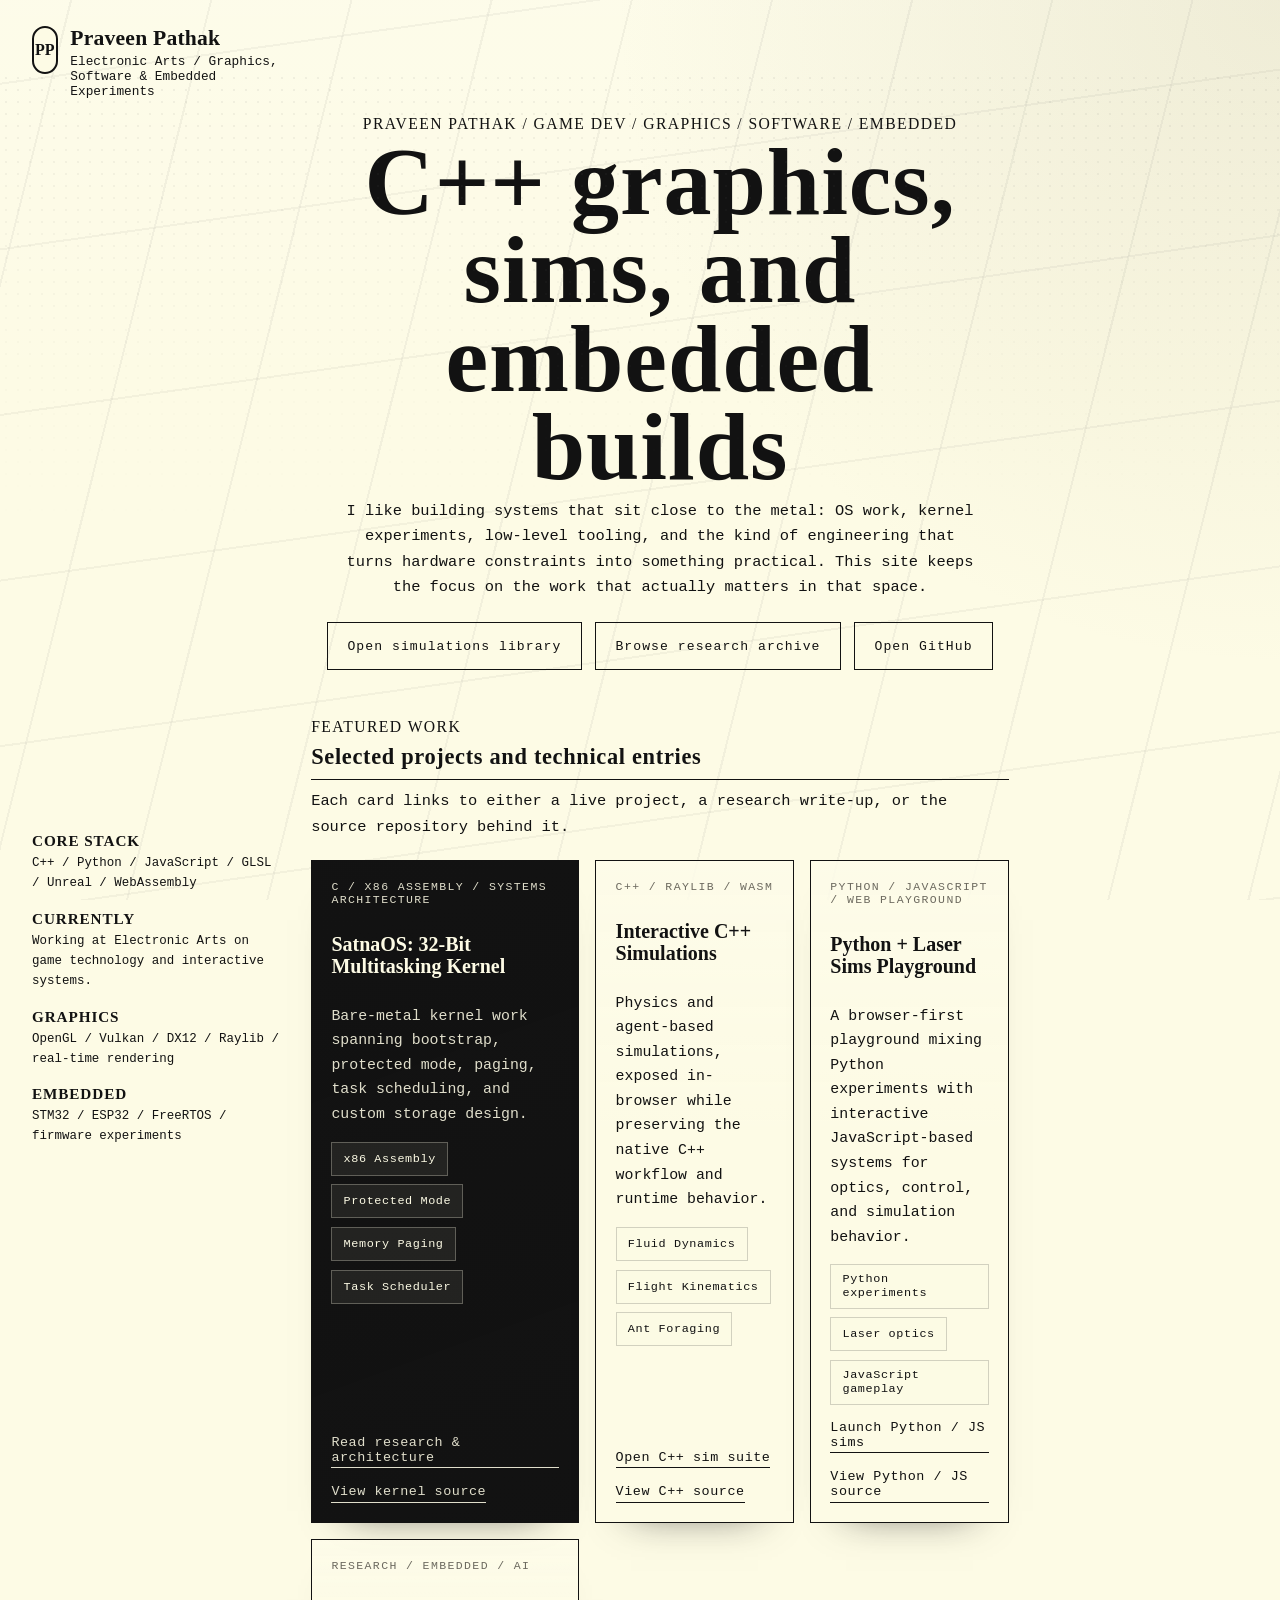
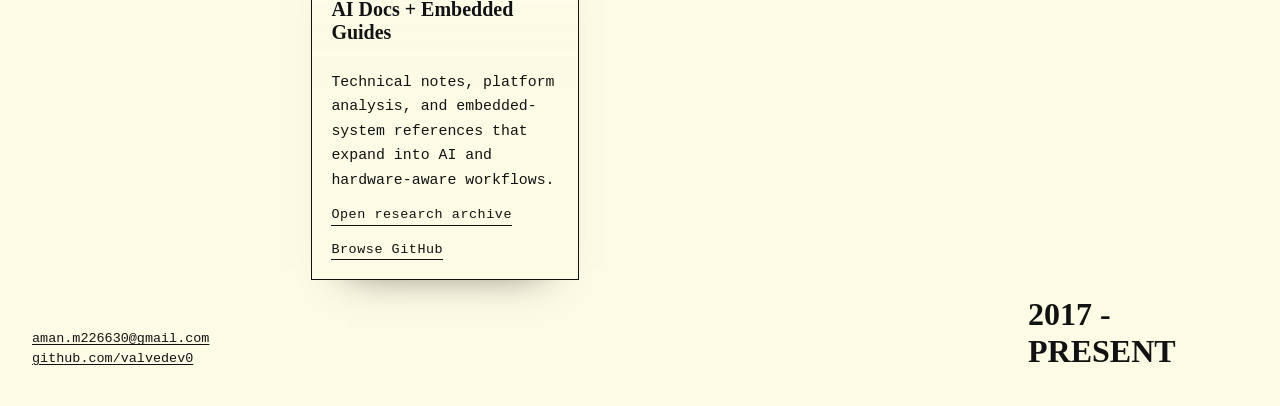
<file: index.html>
<!DOCTYPE html>
<html lang="en">
<head>
  <meta charset="UTF-8">
  <meta name="viewport" content="width=device-width, initial-scale=1.0">
  <title>Praveen Pathak</title>
  <link rel="stylesheet" href="style.css">
</head>
<body>
  <div class="page-frame">
    <header class="brand-block" id="home">
      <div class="avatar" aria-hidden="true">PP</div>
      <div>
        <h1 class="name">Praveen Pathak</h1>
        <p class="meta">Electronic Arts / Graphics, Software &amp; Embedded Experiments</p>
      </div>
    </header>

    <aside class="left-meta">
      <h2>CORE STACK</h2>
      <p>C++ / Python / JavaScript / GLSL / Unreal / WebAssembly</p>
      <h2>CURRENTLY</h2>
      <p>Working at Electronic Arts on game technology and interactive systems.</p>
      <h2>GRAPHICS</h2>
      <p>OpenGL / Vulkan / DX12 / Raylib / real-time rendering</p>
      <h2>EMBEDDED</h2>
      <p>STM32 / ESP32 / FreeRTOS / firmware experiments</p>
    </aside>

    <main class="central-block">
      <p class="section-kicker">PRAVEEN PATHAK / GAME DEV / GRAPHICS / SOFTWARE / EMBEDDED</p>
      <h2 class="massive-title">C++ graphics,<br>sims, and embedded builds</h2>
      <p class="hero-note">
        I like building systems that sit close to the metal: OS work, kernel experiments, low-level
        tooling, and the kind of engineering that turns hardware constraints into something practical.
        This site keeps the focus on the work that actually matters in that space.
      </p>

      <div class="hero-actions" aria-label="Primary portfolio actions">
        <a class="action-link" href="simulations/">Open simulations library</a>
        <a class="action-link" href="research/">Browse research archive</a>
        <a class="action-link action-link-secondary" href="https://github.com/valvedev0" target="_blank" rel="noreferrer">Open GitHub</a>
      </div>

      <section class="content-section" id="projects">
        <div class="section-heading">
          <p class="section-kicker">FEATURED WORK</p>
          <h3 class="section-title">Selected projects and technical entries</h3>
          <p class="supporting-copy">
            Each card links to either a live project, a research write-up, or the source repository behind it.
          </p>
        </div>

        <div class="project-grid">
          <article class="project-card project-card-featured">
            <p class="card-kicker">C / X86 ASSEMBLY / SYSTEMS ARCHITECTURE</p>
            <h4>SatnaOS: 32-Bit Multitasking Kernel</h4>
            <p class="project-summary">
              Bare-metal kernel work spanning bootstrap, protected mode, paging, task scheduling, and
              custom storage design.
            </p>
            <div class="card-tags" aria-label="Operating system technologies">
              <span>x86 Assembly</span>
              <span>Protected Mode</span>
              <span>Memory Paging</span>
              <span>Task Scheduler</span>
            </div>
            <div class="project-actions">
              <a class="arrow-link" href="research/satnaos-kernel/">Read research &amp; architecture</a>
              <a class="arrow-link" href="https://github.com/valvedev0/kernel" target="_blank" rel="noreferrer">View kernel source</a>
            </div>
          </article>

          <article class="project-card">
            <p class="card-kicker">C++ / RAYLIB / WASM</p>
            <h4>Interactive C++ Simulations</h4>
            <p class="project-summary">
              Physics and agent-based simulations, exposed in-browser while preserving the native C++
              workflow and runtime behavior.
            </p>
            <div class="card-tags" aria-label="C++ simulation categories">
              <span>Fluid Dynamics</span>
              <span>Flight Kinematics</span>
              <span>Ant Foraging</span>
            </div>
            <div class="project-actions">
              <a class="arrow-link" href="cpp_sims/simulations.html" target="_blank" rel="noreferrer">Open C++ sim suite</a>
              <a class="arrow-link" href="https://github.com/valvedev0/simulations/tree/feature/wasm-port/cpp" target="_blank" rel="noreferrer">View C++ source</a>
            </div>
          </article>

          <article class="project-card">
            <p class="card-kicker">PYTHON / JAVASCRIPT / WEB PLAYGROUND</p>
            <h4>Python + Laser Sims Playground</h4>
            <p class="project-summary">
              A browser-first playground mixing Python experiments with interactive JavaScript-based
              systems for optics, control, and simulation behavior.
            </p>
            <div class="card-tags" aria-label="Python simulation categories">
              <span>Python experiments</span>
              <span>Laser optics</span>
              <span>JavaScript gameplay</span>
            </div>
            <div class="project-actions">
              <a class="arrow-link" href="python_sims/index.html" target="_blank" rel="noreferrer">Launch Python / JS sims</a>
              <a class="arrow-link" href="https://github.com/valvedev0/simulations/tree/feature/wasm-port/python" target="_blank" rel="noreferrer">View Python / JS source</a>
            </div>
          </article>

          <article class="project-card">
            <p class="card-kicker">RESEARCH / EMBEDDED / AI</p>
            <h4>AI Docs + Embedded Guides</h4>
            <p class="project-summary">
              Technical notes, platform analysis, and embedded-system references that expand into AI and
              hardware-aware workflows.
            </p>
            <div class="project-actions">
              <a class="arrow-link" href="research/">Open research archive</a>
              <a class="arrow-link" href="https://github.com/valvedev0" target="_blank" rel="noreferrer">Browse GitHub</a>
            </div>
          </article>
        </div>
      </section>
    </main>

    <footer class="footer-left" id="contact">
      <p><a href="mailto:aman.m226630@gmail.com">aman.m226630@gmail.com</a></p>
      <p><a href="https://github.com/valvedev0" target="_blank" rel="noreferrer">github.com/valvedev0</a></p>
    </footer>

    <p class="timeline">2017 - PRESENT</p>
  </div>
  <script src="main.js"></script>
</body>
</html>
</file>
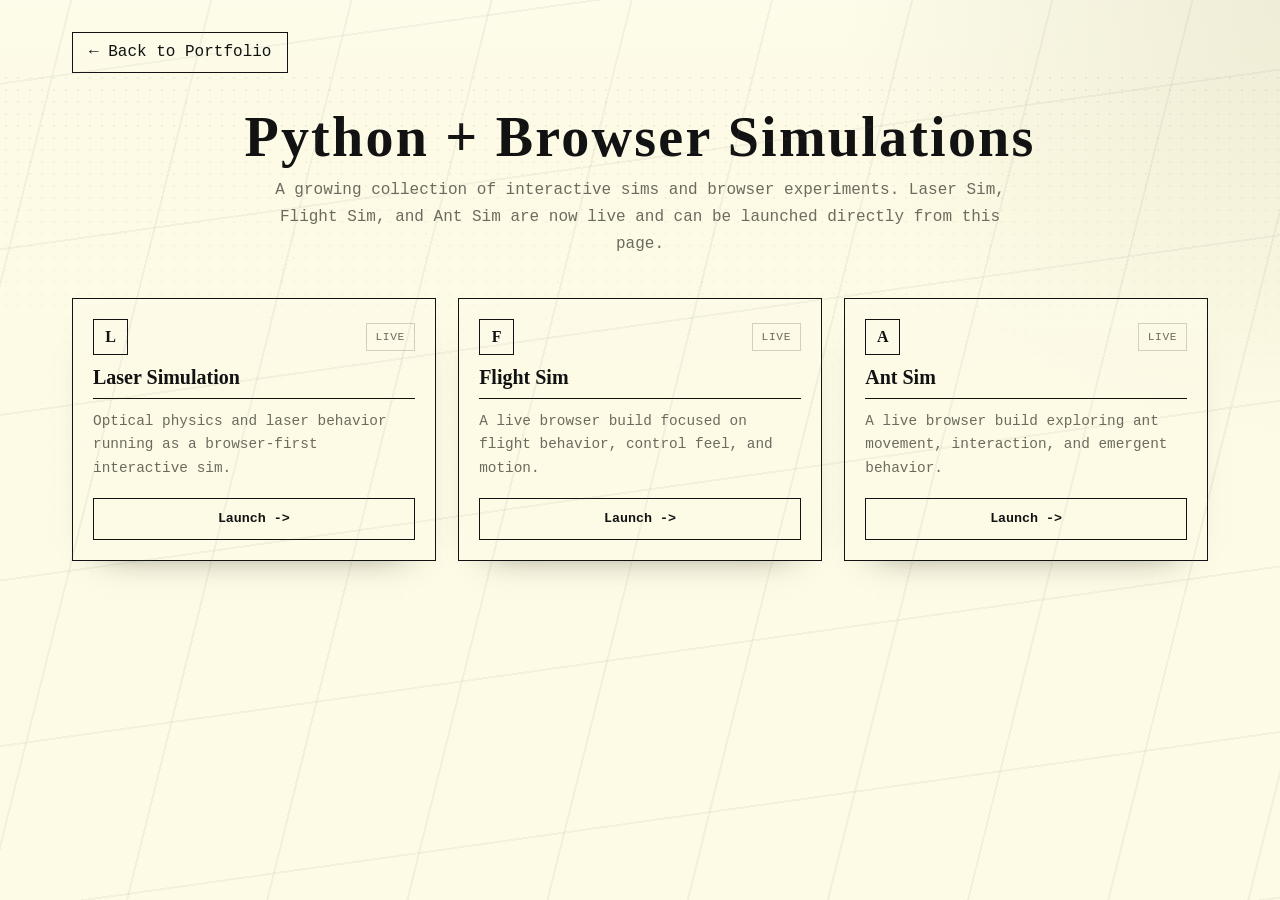
<file: python_sims/index.html>
<!DOCTYPE html>
<html lang="en">
<head>
  <meta charset="UTF-8">
  <meta name="viewport" content="width=device-width, initial-scale=1.0">
  <title>Python + Browser Simulations</title>
  <link rel="stylesheet" href="../style.css">
  <style>
    body {
      padding: 2rem;
      max-width: 1200px;
      margin: 0 auto;
    }

    .back-link {
      display: inline-flex;
      align-items: center;
      gap: 0.5rem;
      margin-bottom: 2rem;
      text-decoration: none;
      color: var(--ink);
      font-family: var(--mono);
      border: 1px solid var(--ink);
      padding: 0.65rem 1rem;
      transition: all 0.2s ease;
    }

    .back-link:hover,
    .back-link:focus-visible {
      background-color: var(--ink);
      color: var(--paper);
      text-decoration: none;
    }

    .header {
      margin-bottom: 2.5rem;
      text-align: center;
    }

    .header h1 {
      font-family: var(--serif);
      font-size: clamp(2.2rem, 5vw, 3.5rem);
      letter-spacing: 0.04em;
      margin: 0 0 0.5rem;
    }

    .header p {
      font-family: var(--mono);
      color: var(--muted);
      margin: 0 auto;
      max-width: 760px;
      line-height: 1.7;
    }

    .simulations-grid {
      display: grid;
      grid-template-columns: repeat(auto-fit, minmax(280px, 1fr));
      gap: 1.4rem;
      margin-top: 2rem;
    }

    .simulation-card {
      border: 1px solid var(--ink);
      padding: 1.25rem;
      text-decoration: none;
      color: inherit;
      transition: transform 0.2s ease, box-shadow 0.2s ease;
      display: flex;
      flex-direction: column;
      gap: 0.7rem;
      background:
        linear-gradient(180deg, rgba(255, 255, 255, 0.14), transparent 42%),
        rgba(253, 251, 229, 0.84);
      box-shadow: 0 18px 36px -32px rgba(18, 18, 18, 0.72);
    }

    .simulation-card:hover,
    .simulation-card:focus-visible {
      transform: translateY(-3px);
      box-shadow: 0 26px 44px -34px rgba(18, 18, 18, 0.74);
      text-decoration: none;
    }

    .simulation-meta {
      display: flex;
      align-items: center;
      justify-content: space-between;
      gap: 0.75rem;
    }

    .simulation-icon {
      width: 2.2rem;
      height: 2.2rem;
      display: inline-flex;
      align-items: center;
      justify-content: center;
      border: 1px solid var(--ink);
      font-family: var(--serif);
      font-size: 1rem;
      font-weight: 700;
    }

    .simulation-status {
      display: inline-flex;
      align-items: center;
      min-height: 28px;
      padding: 0.3rem 0.55rem;
      border: 1px solid var(--line);
      font-family: var(--mono);
      font-size: 0.7rem;
      letter-spacing: 0.06em;
      color: var(--muted);
    }

    .simulation-card h3 {
      font-family: var(--serif);
      font-size: 1.25rem;
      margin: 0;
      border-bottom: 1px solid var(--ink);
      padding-bottom: 0.55rem;
    }

    .simulation-card p {
      font-family: var(--mono);
      font-size: 0.9rem;
      color: var(--muted);
      margin: 0;
      line-height: 1.65;
      flex-grow: 1;
    }

    .launch-btn {
      margin-top: 0.35rem;
      padding: 0.78rem 1rem;
      border: 1px solid var(--ink);
      background-color: transparent;
      cursor: pointer;
      font-family: var(--mono);
      font-weight: 700;
      transition: all 0.2s ease;
      color: var(--ink);
    }

    .simulation-card:hover .launch-btn,
    .simulation-card:focus-visible .launch-btn {
      background-color: var(--ink);
      color: var(--paper);
    }

    .empty-state {
      text-align: center;
      padding: 3rem 1rem;
      color: var(--muted);
    }

    .empty-state p {
      font-family: var(--mono);
      font-size: 0.95rem;
      line-height: 1.8;
    }
  </style>
</head>
<body>
  <a href="../index.html" class="back-link">&larr; Back to Portfolio</a>

  <div class="header">
    <h1>Python + Browser Simulations</h1>
    <p>
      A growing collection of interactive sims and browser experiments. Laser Sim, Flight Sim, and
      Ant Sim are now live and can be launched directly from this page.
    </p>
  </div>

  <div class="simulations-grid" id="simulations-container"></div>

  <script>
    const simulations = [
      {
        id: "laser_sim",
        title: "Laser Simulation",
        description: "Optical physics and laser behavior running as a browser-first interactive sim.",
        status: "LIVE",
        launchLabel: "Launch ->",
        icon: "L"
      },
      {
        id: "flight_sim",
        title: "Flight Sim",
        description: "A live browser build focused on flight behavior, control feel, and motion.",
        status: "LIVE",
        launchLabel: "Launch ->",
        icon: "F"
      },
      {
        id: "ant_sim",
        title: "Ant Sim",
        description: "A live browser build exploring ant movement, interaction, and emergent behavior.",
        status: "LIVE",
        launchLabel: "Launch ->",
        icon: "A"
      }
    ];

    function renderSimulations() {
      const container = document.getElementById("simulations-container");

      if (simulations.length === 0) {
        container.innerHTML = `
          <div class="empty-state">
            <p>No simulations available yet.</p>
            <p>Add simulation folders to get started.</p>
          </div>
        `;
        return;
      }

      container.innerHTML = simulations.map((sim) => `
        <a href="${sim.id}/index.html" target="_blank" rel="noreferrer" class="simulation-card">
          <div class="simulation-meta">
            <div class="simulation-icon" aria-hidden="true">${sim.icon}</div>
            <div class="simulation-status">${sim.status}</div>
          </div>
          <h3>${sim.title}</h3>
          <p>${sim.description}</p>
          <button class="launch-btn" type="button">${sim.launchLabel}</button>
        </a>
      `).join("");
    }

    renderSimulations();
  </script>
</body>
</html>
</file>
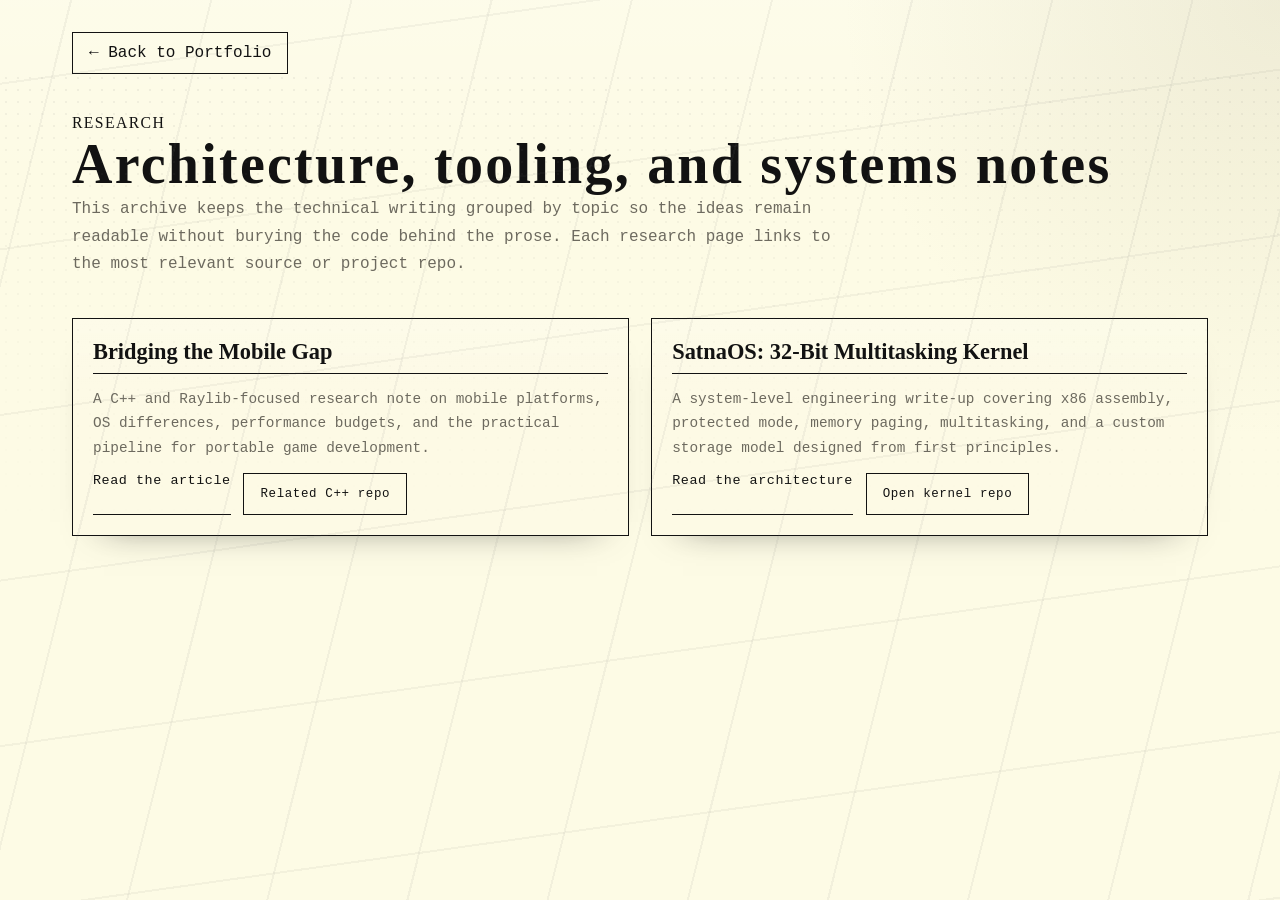
<file: research/index.html>
<!DOCTYPE html>
<html lang="en">
<head>
  <meta charset="UTF-8">
  <meta name="viewport" content="width=device-width, initial-scale=1.0">
  <title>Research Archive</title>
  <link rel="stylesheet" href="../style.css">
  <style>
    body {
      padding: 2rem;
      max-width: 1200px;
      margin: 0 auto;
    }

    .page-shell {
      display: grid;
      gap: 1.5rem;
    }

    .back-link {
      display: inline-flex;
      align-items: center;
      width: fit-content;
      gap: 0.5rem;
      margin-bottom: 1rem;
      text-decoration: none;
      color: var(--ink);
      font-family: var(--mono);
      border: 1px solid var(--ink);
      padding: 0.7rem 1rem;
      transition: all 0.2s ease;
    }

    .back-link:hover,
    .back-link:focus-visible {
      background-color: var(--ink);
      color: var(--paper);
      text-decoration: none;
    }

    h1 {
      margin: 0;
      font-family: var(--serif);
      font-size: clamp(2.1rem, 5vw, 3.5rem);
      letter-spacing: 0.04em;
    }

    .lead {
      margin: 0;
      max-width: 760px;
      color: var(--muted);
      font-family: var(--mono);
      line-height: 1.7;
    }

    .library-grid {
      display: grid;
      grid-template-columns: repeat(auto-fit, minmax(300px, 1fr));
      gap: 1.4rem;
      margin-top: 1rem;
    }

    .library-card {
      border: 1px solid var(--ink);
      background:
        linear-gradient(180deg, rgba(255, 255, 255, 0.16), transparent 42%),
        rgba(253, 251, 229, 0.84);
      padding: 1.25rem;
      display: flex;
      flex-direction: column;
      gap: 0.8rem;
      box-shadow: 0 18px 36px -32px rgba(18, 18, 18, 0.72);
    }

    .library-card h2 {
      margin: 0;
      font-family: var(--serif);
      font-size: 1.4rem;
      border-bottom: 1px solid var(--ink);
      padding-bottom: 0.5rem;
    }

    .library-card p {
      margin: 0;
      color: var(--muted);
      font-family: var(--mono);
      line-height: 1.7;
      font-size: 0.9rem;
    }

    .library-actions {
      display: flex;
      flex-wrap: wrap;
      gap: 0.8rem;
      margin-top: auto;
    }

    .repo-link,
    .repo-link:visited,
    .repo-link:hover,
    .repo-link:focus-visible {
      display: inline-flex;
      align-items: center;
      justify-content: center;
      min-height: 42px;
      padding: 0.8rem 1rem;
      font-family: var(--mono);
      font-size: 0.78rem;
      letter-spacing: 0.05em;
      border: 1px solid var(--ink);
      background: transparent;
      color: var(--ink);
      text-decoration: none;
      transition: all 0.2s ease;
    }

    .repo-link:hover,
    .repo-link:focus-visible {
      background: var(--ink);
      color: var(--paper);
    }
  </style>
</head>
<body>
  <div class="page-shell">
    <a href="../index.html" class="back-link">&larr; Back to Portfolio</a>

    <header class="page-header">
      <p class="section-kicker">RESEARCH</p>
      <h1>Architecture, tooling, and systems notes</h1>
      <p class="lead">
        This archive keeps the technical writing grouped by topic so the ideas remain readable without
        burying the code behind the prose. Each research page links to the most relevant source or project repo.
      </p>
    </header>

    <section class="library-grid">
      <article class="library-card">
        <h2>Bridging the Mobile Gap</h2>
        <p>
          A C++ and Raylib-focused research note on mobile platforms, OS differences, performance budgets,
          and the practical pipeline for portable game development.
        </p>
        <div class="library-actions">
          <a class="arrow-link" href="bridging-mobile-gap/">Read the article</a>
          <a class="repo-link" href="https://github.com/valvedev0/simulations/tree/feature/wasm-port/cpp" target="_blank" rel="noreferrer">Related C++ repo</a>
        </div>
      </article>

      <article class="library-card">
        <h2>SatnaOS: 32-Bit Multitasking Kernel</h2>
        <p>
          A system-level engineering write-up covering x86 assembly, protected mode, memory paging,
          multitasking, and a custom storage model designed from first principles.
        </p>
        <div class="library-actions">
          <a class="arrow-link" href="satnaos-kernel/">Read the architecture</a>
          <a class="repo-link" href="https://github.com/valvedev0/kernel" target="_blank" rel="noreferrer">Open kernel repo</a>
        </div>
      </article>
    </section>
  </div>
</body>
</html>
</file>
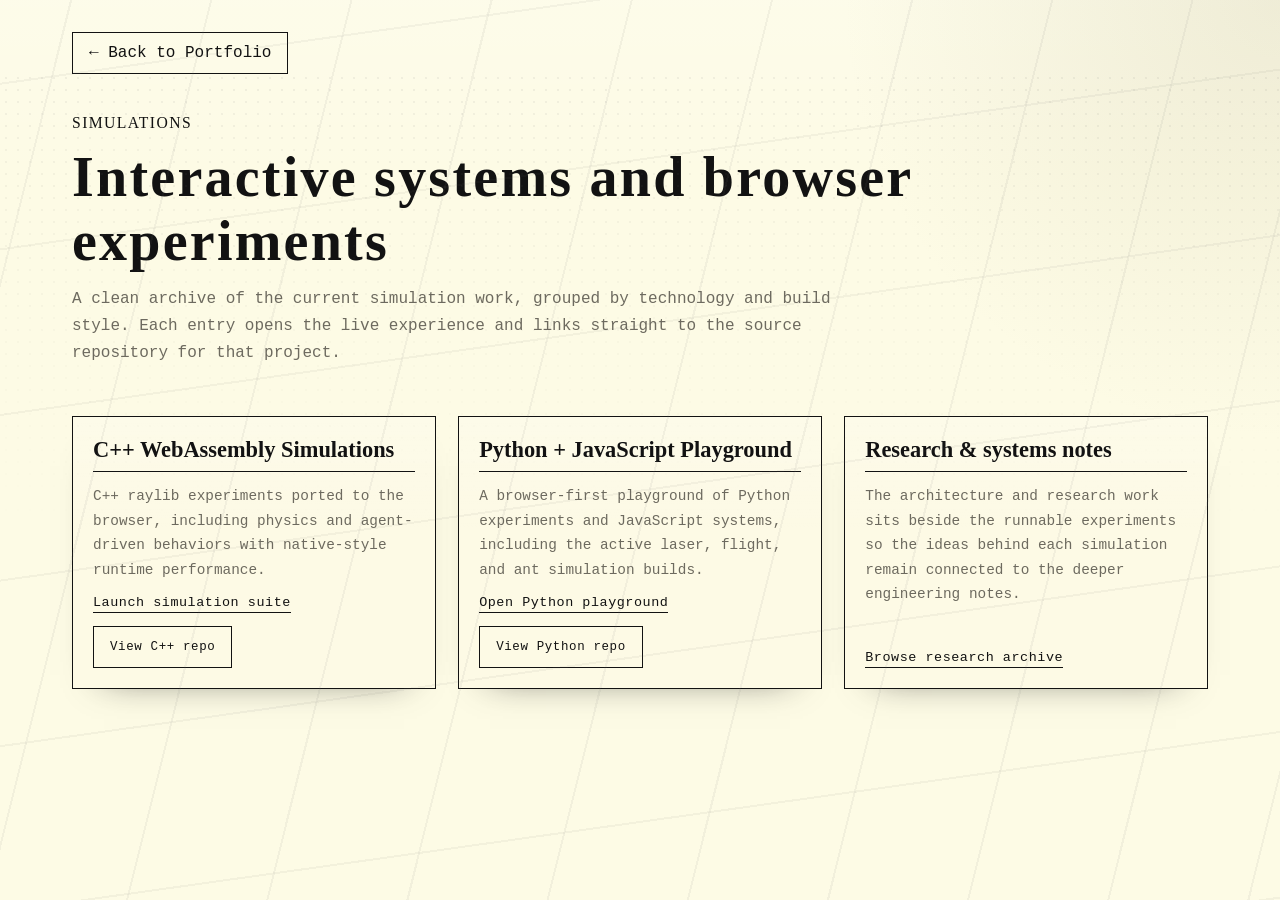
<file: simulations/index.html>
<!DOCTYPE html>
<html lang="en">
<head>
  <meta charset="UTF-8">
  <meta name="viewport" content="width=device-width, initial-scale=1.0">
  <title>Simulation Library</title>
  <link rel="stylesheet" href="../style.css">
  <style>
    body {
      padding: 2rem;
      max-width: 1200px;
      margin: 0 auto;
    }

    .page-shell {
      display: grid;
      gap: 1.5rem;
    }

    .page-header {
      display: grid;
      gap: 0.8rem;
      margin-bottom: 0.5rem;
    }

    .back-link {
      display: inline-flex;
      align-items: center;
      width: fit-content;
      gap: 0.5rem;
      margin-bottom: 1rem;
      text-decoration: none;
      color: var(--ink);
      font-family: var(--mono);
      border: 1px solid var(--ink);
      padding: 0.7rem 1rem;
      transition: all 0.2s ease;
    }

    .back-link:hover,
    .back-link:focus-visible {
      background-color: var(--ink);
      color: var(--paper);
      text-decoration: none;
    }

    h1 {
      margin: 0;
      font-family: var(--serif);
      font-size: clamp(2.1rem, 5vw, 3.5rem);
      letter-spacing: 0.04em;
    }

    .lead {
      margin: 0;
      max-width: 760px;
      color: var(--muted);
      font-family: var(--mono);
      line-height: 1.7;
    }

    .library-grid {
      display: grid;
      grid-template-columns: repeat(auto-fit, minmax(280px, 1fr));
      gap: 1.4rem;
      margin-top: 1rem;
    }

    .library-card {
      border: 1px solid var(--ink);
      background:
        linear-gradient(180deg, rgba(255, 255, 255, 0.16), transparent 42%),
        rgba(253, 251, 229, 0.84);
      padding: 1.25rem;
      display: flex;
      flex-direction: column;
      gap: 0.8rem;
      box-shadow: 0 18px 36px -32px rgba(18, 18, 18, 0.72);
    }

    .library-card h2 {
      margin: 0;
      font-family: var(--serif);
      font-size: 1.4rem;
      border-bottom: 1px solid var(--ink);
      padding-bottom: 0.5rem;
    }

    .library-card p {
      margin: 0;
      color: var(--muted);
      font-family: var(--mono);
      line-height: 1.7;
      font-size: 0.9rem;
    }

    .library-actions {
      display: flex;
      flex-wrap: wrap;
      gap: 0.8rem;
      margin-top: auto;
    }

    .repo-link,
    .repo-link:visited,
    .repo-link:hover,
    .repo-link:focus-visible {
      display: inline-flex;
      align-items: center;
      justify-content: center;
      min-height: 42px;
      padding: 0.8rem 1rem;
      font-family: var(--mono);
      font-size: 0.78rem;
      letter-spacing: 0.05em;
      border: 1px solid var(--ink);
      background: transparent;
      color: var(--ink);
      text-decoration: none;
      transition: all 0.2s ease;
    }

    .repo-link:hover,
    .repo-link:focus-visible {
      background: var(--ink);
      color: var(--paper);
    }
  </style>
</head>
<body>
  <div class="page-shell">
    <a href="../index.html" class="back-link">&larr; Back to Portfolio</a>

    <header class="page-header">
      <p class="section-kicker">SIMULATIONS</p>
      <h1>Interactive systems and browser experiments</h1>
      <p class="lead">
        A clean archive of the current simulation work, grouped by technology and build style. Each entry
        opens the live experience and links straight to the source repository for that project.
      </p>
    </header>

    <section class="library-grid">
      <article class="library-card">
        <h2>C++ WebAssembly Simulations</h2>
        <p>
          C++ raylib experiments ported to the browser, including physics and agent-driven behaviors with
          native-style runtime performance.
        </p>
        <div class="library-actions">
          <a class="arrow-link" href="../cpp_sims/simulations.html" target="_blank" rel="noreferrer">Launch simulation suite</a>
          <a class="repo-link" href="https://github.com/valvedev0/simulations/tree/feature/wasm-port/cpp" target="_blank" rel="noreferrer">View C++ repo</a>
        </div>
      </article>

      <article class="library-card">
        <h2>Python + JavaScript Playground</h2>
        <p>
          A browser-first playground of Python experiments and JavaScript systems, including the active
          laser, flight, and ant simulation builds.
        </p>
        <div class="library-actions">
          <a class="arrow-link" href="../python_sims/index.html" target="_blank" rel="noreferrer">Open Python playground</a>
          <a class="repo-link" href="https://github.com/valvedev0/simulations/tree/feature/wasm-port/python" target="_blank" rel="noreferrer">View Python repo</a>
        </div>
      </article>

      <article class="library-card">
        <h2>Research & systems notes</h2>
        <p>
          The architecture and research work sits beside the runnable experiments so the ideas behind each
          simulation remain connected to the deeper engineering notes.
        </p>
        <div class="library-actions">
          <a class="arrow-link" href="../research/">Browse research archive</a>
        </div>
      </article>
    </section>
  </div>
</body>
</html>
</file>
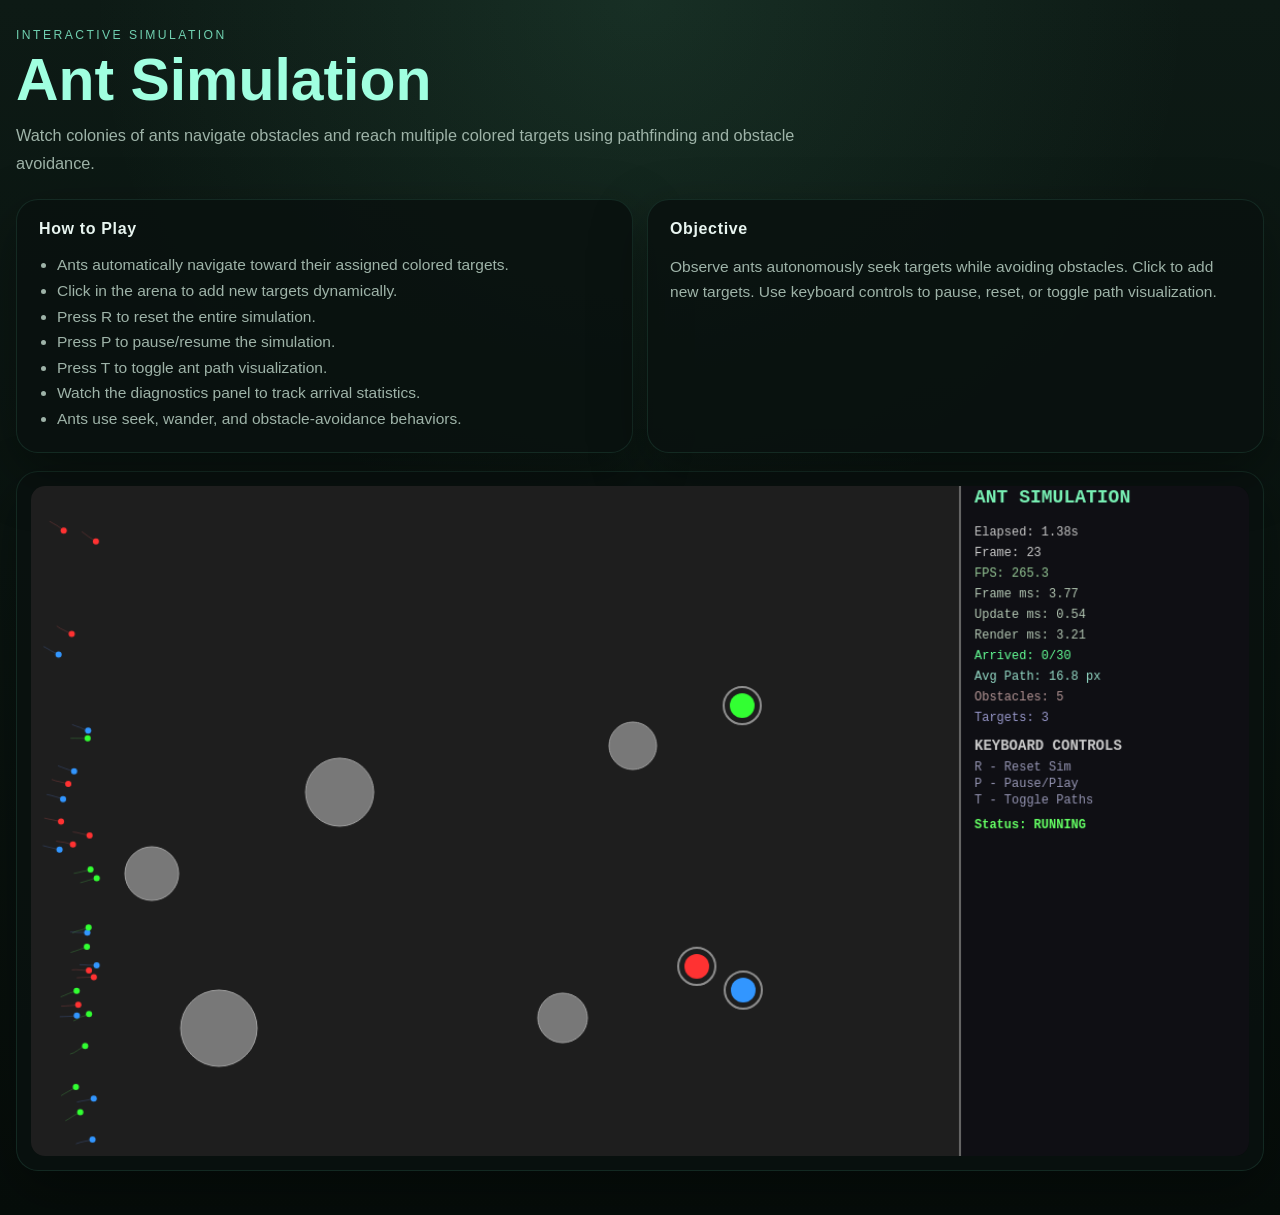
<file: python_sims/ant_sim/index.html>
<!DOCTYPE html>
<html lang="en">
<head>
  <meta charset="UTF-8">
  <meta name="viewport" content="width=device-width, initial-scale=1.0">
  <title>Ant Simulation</title>
  <meta
    name="description"
    content="Watch colonies of ants navigate obstacles and reach multiple colored targets using pathfinding and obstacle avoidance."
  >
  <link rel="stylesheet" href="styles.css">
</head>
<body>
  <main class="page-shell">
    <header class="masthead">
      <div class="masthead-copy">
        <p class="kicker">Interactive Simulation</p>
        <h1>Ant Simulation</h1>
        <p class="lede">Watch colonies of ants navigate obstacles and reach multiple colored targets using pathfinding and obstacle avoidance.</p>
      </div>
    </header>

    <section class="info-grid" aria-label="How to play and objective">
      <article class="info-card">
        <h2>How to Play</h2>
        <ul>
            <li>Ants automatically navigate toward their assigned colored targets.</li>
            <li>Click in the arena to add new targets dynamically.</li>
            <li>Press R to reset the entire simulation.</li>
            <li>Press P to pause/resume the simulation.</li>
            <li>Press T to toggle ant path visualization.</li>
            <li>Watch the diagnostics panel to track arrival statistics.</li>
            <li>Ants use seek, wander, and obstacle-avoidance behaviors.</li>
        </ul>
      </article>

      <article class="info-card">
        <h2>Objective</h2>
        <p>Observe ants autonomously seek targets while avoiding obstacles. Click to add new targets. Use keyboard controls to pause, reset, or toggle path visualization.</p>
      </article>
    </section>

    <section class="sim-card">
      <canvas
        id="gameCanvas"
        width="1180"
        height="650"
        aria-label="Ant Simulation simulation"
      ></canvas>
    </section>
  </main>

  <script src="app.js"></script>
</body>
</html>
</file>
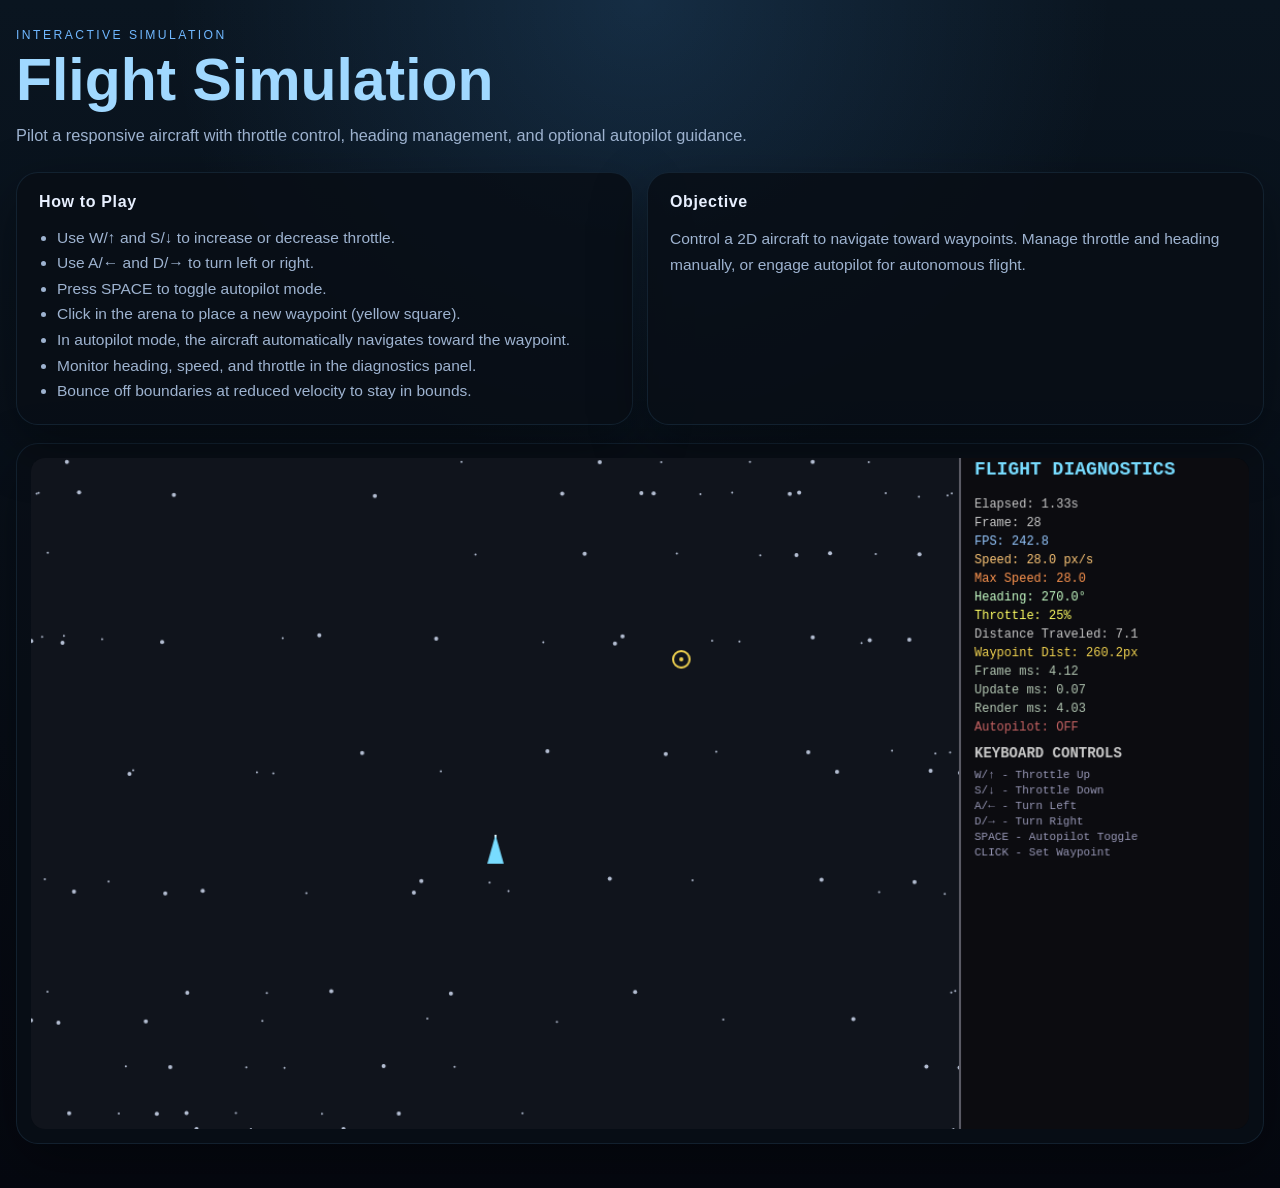
<file: python_sims/flight_sim/index.html>
<!DOCTYPE html>
<html lang="en">
<head>
  <meta charset="UTF-8">
  <meta name="viewport" content="width=device-width, initial-scale=1.0">
  <title>Flight Simulation</title>
  <meta
    name="description"
    content="Pilot a responsive aircraft with throttle control, heading management, and optional autopilot guidance."
  >
  <link rel="stylesheet" href="styles.css">
</head>
<body>
  <main class="page-shell">
    <header class="masthead">
      <div class="masthead-copy">
        <p class="kicker">Interactive Simulation</p>
        <h1>Flight Simulation</h1>
        <p class="lede">Pilot a responsive aircraft with throttle control, heading management, and optional autopilot guidance.</p>
      </div>
    </header>

    <section class="info-grid" aria-label="How to play and objective">
      <article class="info-card">
        <h2>How to Play</h2>
        <ul>
            <li>Use W/↑ and S/↓ to increase or decrease throttle.</li>
            <li>Use A/← and D/→ to turn left or right.</li>
            <li>Press SPACE to toggle autopilot mode.</li>
            <li>Click in the arena to place a new waypoint (yellow square).</li>
            <li>In autopilot mode, the aircraft automatically navigates toward the waypoint.</li>
            <li>Monitor heading, speed, and throttle in the diagnostics panel.</li>
            <li>Bounce off boundaries at reduced velocity to stay in bounds.</li>
        </ul>
      </article>

      <article class="info-card">
        <h2>Objective</h2>
        <p>Control a 2D aircraft to navigate toward waypoints. Manage throttle and heading manually, or engage autopilot for autonomous flight.</p>
      </article>
    </section>

    <section class="sim-card">
      <canvas
        id="gameCanvas"
        width="1180"
        height="650"
        aria-label="Flight Simulation simulation"
      ></canvas>
    </section>
  </main>

  <script src="app.js"></script>
</body>
</html>
</file>
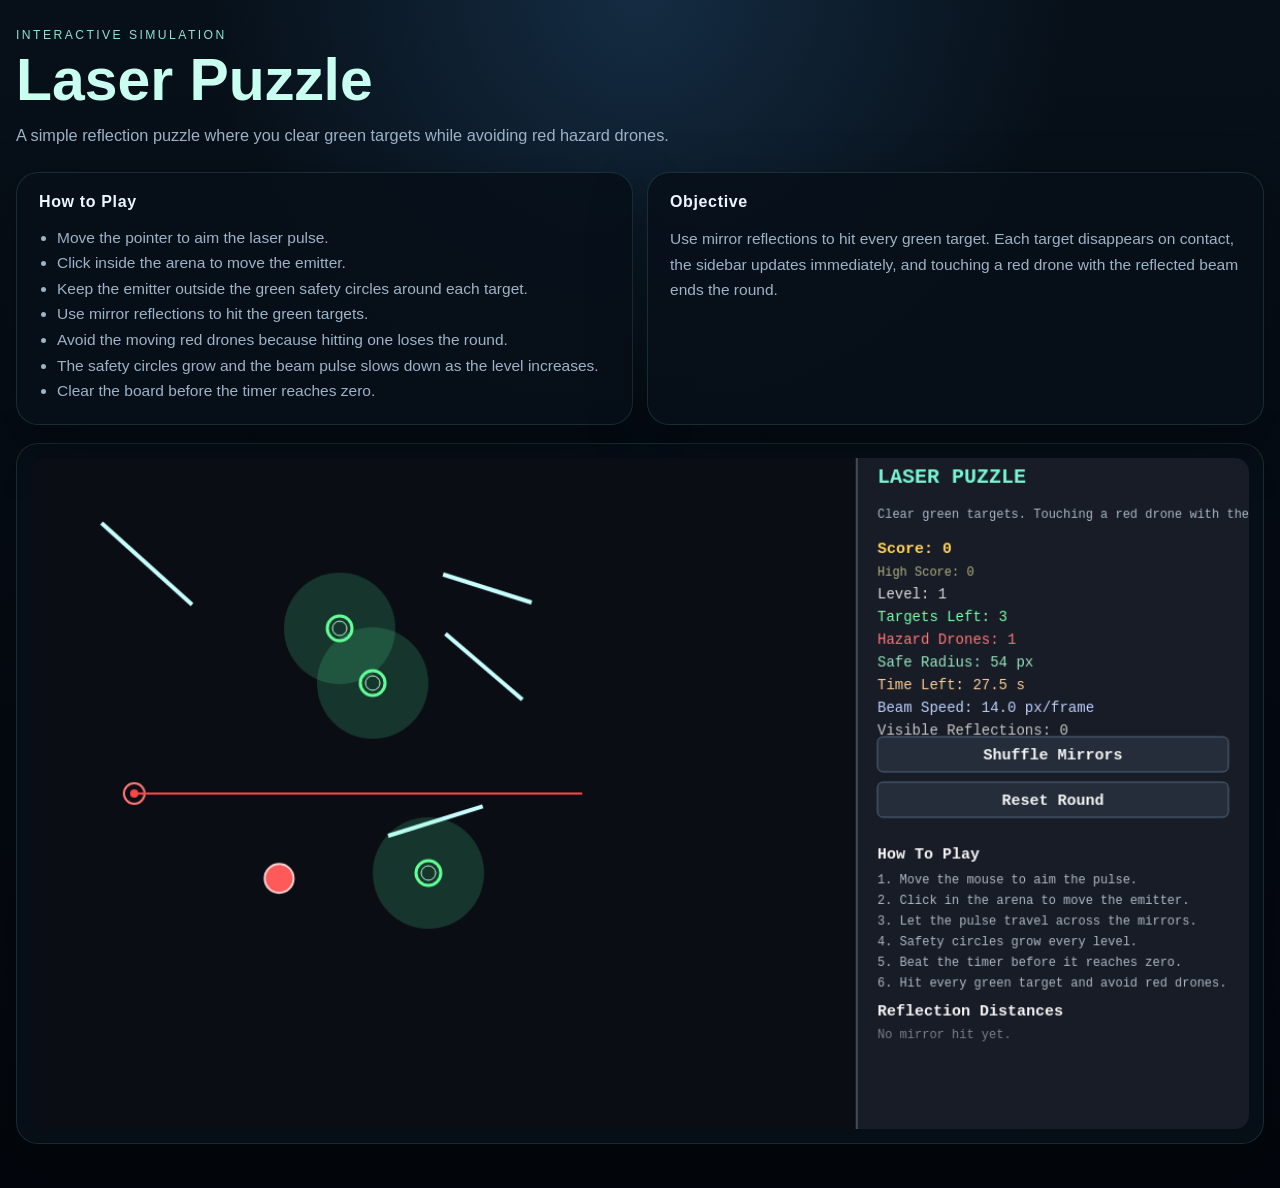
<file: python_sims/laser_sim/index.html>
<!DOCTYPE html>
<html lang="en">
<head>
  <meta charset="UTF-8">
  <meta name="viewport" content="width=device-width, initial-scale=1.0">
  <title>Laser Puzzle</title>
  <meta
    name="description"
    content="A simple reflection puzzle where you clear green targets while avoiding red hazard drones."
  >
  <link rel="stylesheet" href="styles.css">
</head>
<body>
  <main class="page-shell">
    <header class="masthead">
      <div class="masthead-copy">
        <p class="kicker">Interactive Simulation</p>
        <h1>Laser Puzzle</h1>
        <p class="lede">A simple reflection puzzle where you clear green targets while avoiding red hazard drones.</p>
      </div>
    </header>

    <section class="info-grid" aria-label="How to play and objective">
      <article class="info-card">
        <h2>How to Play</h2>
        <ul>
            <li>Move the pointer to aim the laser pulse.</li>
            <li>Click inside the arena to move the emitter.</li>
            <li>Keep the emitter outside the green safety circles around each target.</li>
            <li>Use mirror reflections to hit the green targets.</li>
            <li>Avoid the moving red drones because hitting one loses the round.</li>
            <li>The safety circles grow and the beam pulse slows down as the level increases.</li>
            <li>Clear the board before the timer reaches zero.</li>
        </ul>
      </article>

      <article class="info-card">
        <h2>Objective</h2>
        <p>Use mirror reflections to hit every green target. Each target disappears on contact, the sidebar updates immediately, and touching a red drone with the reflected beam ends the round.</p>
      </article>
    </section>

    <section class="sim-card">
      <canvas
        id="gameCanvas"
        width="1180"
        height="650"
        aria-label="Laser Puzzle simulation"
      ></canvas>
    </section>
  </main>

  <script src="app.js"></script>
</body>
</html>
</file>
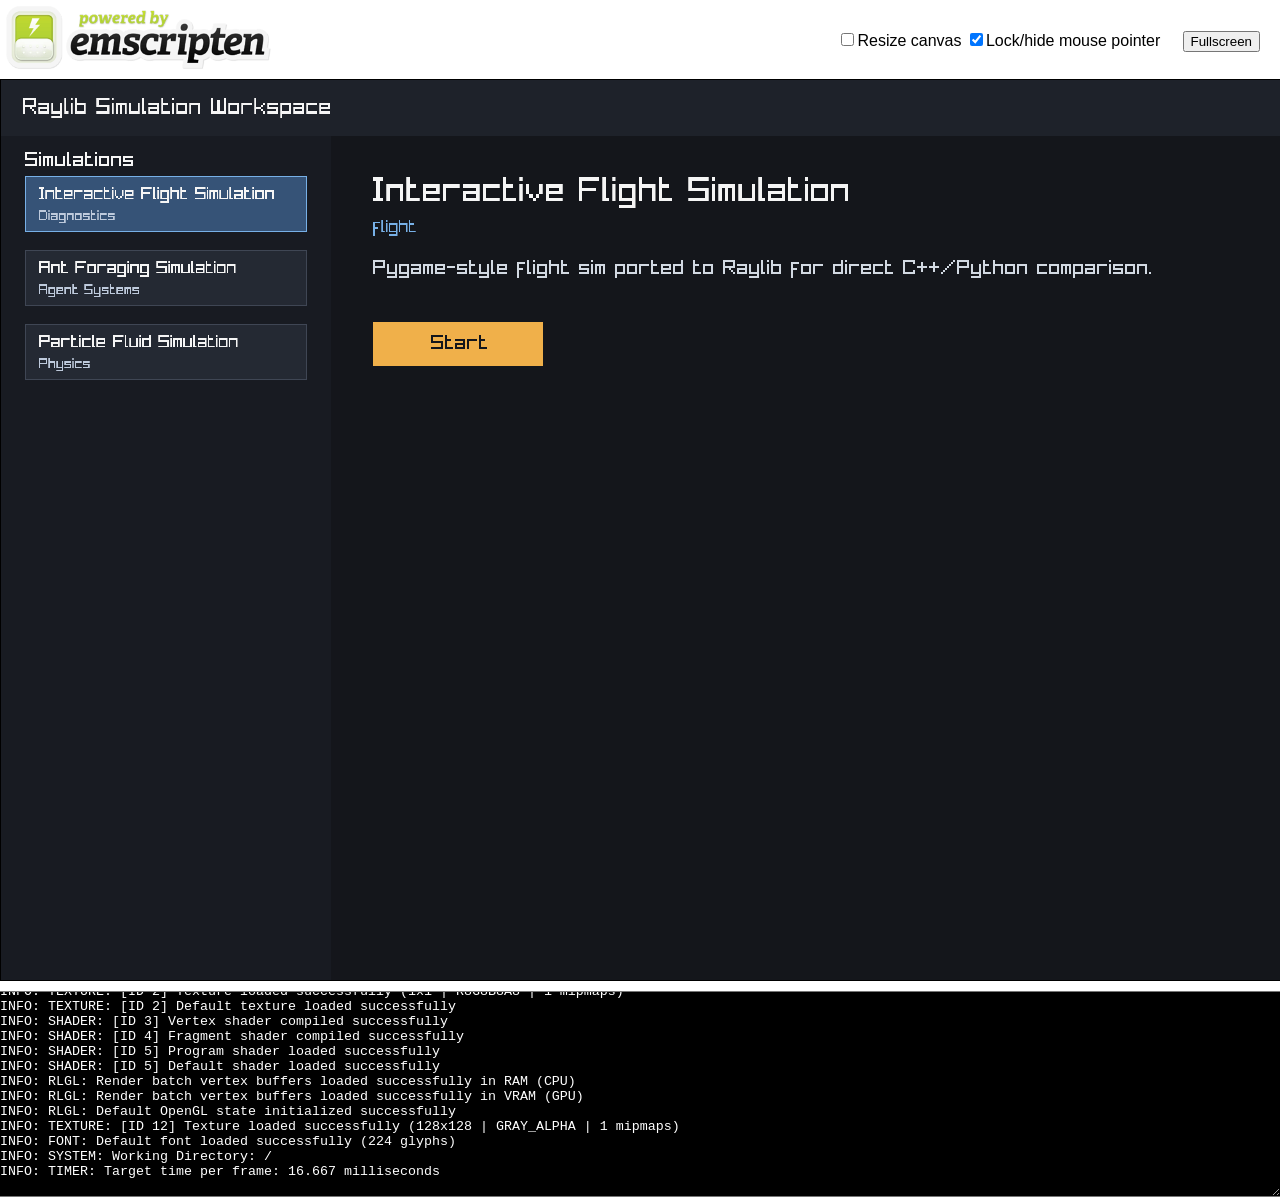
<file: simulations/simulations.html>
<!doctype html>
<html lang="en-us">
  <head>
    <meta charset="utf-8">
    <meta http-equiv="Content-Type" content="text/html; charset=utf-8">
    <title>Emscripten-Generated Code</title>
    <style>body {
  font-family: arial;
  margin: 0;
  padding: none;
}

.emscripten { padding-right: 0; margin-left: auto; margin-right: auto; display: block; }
div.emscripten { text-align: center; }
div.emscripten_border { border: 1px solid black; }
/* the canvas *must not* have any border or padding, or mouse coords will be wrong */
canvas.emscripten { border: 0px none; background-color: black; }

#emscripten_logo {
  display: inline-block;
  margin: 0;
  padding: 6px;
  width: 265px;
}

.spinner {
  height: 30px;
  width: 30px;
  margin: 0;
  margin-top: 20px;
  margin-left: 20px;
  display: inline-block;
  vertical-align: top;

  -webkit-animation: rotation .8s linear infinite;
  -moz-animation: rotation .8s linear infinite;
  -o-animation: rotation .8s linear infinite;
  animation: rotation 0.8s linear infinite;

  border-left: 5px solid rgb(235, 235, 235);
  border-right: 5px solid rgb(235, 235, 235);
  border-bottom: 5px solid rgb(235, 235, 235);
  border-top: 5px solid rgb(120, 120, 120);

  border-radius: 100%;
  background-color: rgb(189, 215, 46);
}

@-webkit-keyframes rotation {
  from {-webkit-transform: rotate(0deg);}
  to {-webkit-transform: rotate(360deg);}
}
@-moz-keyframes rotation {
  from {-moz-transform: rotate(0deg);}
  to {-moz-transform: rotate(360deg);}
}
@-o-keyframes rotation {
  from {-o-transform: rotate(0deg);}
  to {-o-transform: rotate(360deg);}
}
@keyframes rotation {
  from {transform: rotate(0deg);}
  to {transform: rotate(360deg);}
}

#status {
  display: inline-block;
  vertical-align: top;
  margin-top: 30px;
  margin-left: 20px;
  font-weight: bold;
  color: rgb(120, 120, 120);
}

#progress {
  height: 20px;
  width: 300px;
}

#controls {
  display: inline-block;
  float: right;
  vertical-align: top;
  margin-top: 30px;
  margin-right: 20px;
}

#output {
  width: 100%;
  height: 200px;
  margin: 0 auto;
  margin-top: 10px;
  border-left: 0px;
  border-right: 0px;
  padding-left: 0px;
  padding-right: 0px;
  display: block;
  background-color: black;
  color: white;
  font-family: 'Lucida Console', Monaco, monospace;
  outline: none;
}
</style>
  </head>
  <body>
    <a href="http://emscripten.org"><img id="emscripten_logo" src="[data-uri]"></a>

    <div class="spinner" id='spinner'></div>
    <div class="emscripten" id="status">Downloading...</div>

    <span id='controls'>
      <span><input type="checkbox" id="resize">Resize canvas</span>
      <span><input type="checkbox" id="pointerLock" checked>Lock/hide mouse pointer &nbsp;&nbsp;&nbsp;</span>
      <span><input type="button" value="Fullscreen" onclick="Module.requestFullscreen(document.getElementById('pointerLock').checked,
                                                                                document.getElementById('resize').checked)">
      </span>
    </span>

    <div class="emscripten">
      <progress value="0" max="100" id="progress" hidden=1></progress>
    </div>

    <div class="emscripten_border">
      <canvas class="emscripten" id="canvas" oncontextmenu="event.preventDefault()" tabindex=-1></canvas>
    </div>
    <textarea id="output" rows="8"></textarea>

    <script type='text/javascript'>
      var statusElement = document.getElementById('status');
      var progressElement = document.getElementById('progress');
      var spinnerElement = document.getElementById('spinner');
      var canvasElement = document.getElementById('canvas');
      var outputElement = document.getElementById('output');
      if (outputElement) outputElement.value = ''; // clear browser cache

      // As a default initial behavior, pop up an alert when webgl context is lost. To make your
      // application robust, you may want to override this behavior before shipping!
      // See http://www.khronos.org/registry/webgl/specs/latest/1.0/#5.15.2
      canvasElement.addEventListener('webglcontextlost', (e) => {
        alert('WebGL context lost. You will need to reload the page.');
        e.preventDefault();
      }, false);

      var setStatus = (text) => {
        if (!setStatus.last) setStatus.last = { time: Date.now(), text: '' };
        if (text === setStatus.last.text) return;
        var m = text.match(/([^(]+)\((\d+(\.\d+)?)\/(\d+)\)/);
        var now = Date.now();
        // if this is a progress update, skip it if too soon
        if (m && now - setStatus.last.time < 30) return;
        setStatus.last.time = now;
        setStatus.last.text = text;
        if (m) {
          text = m[1];
          progressElement.value = parseInt(m[2])*100;
          progressElement.max = parseInt(m[4])*100;
          progressElement.hidden = false;
          spinnerElement.hidden = false;
        } else {
          progressElement.value = null;
          progressElement.max = null;
          progressElement.hidden = true;
          if (!text) spinnerElement.style.display = 'none';
        }
        statusElement.innerHTML = text;
      };

      var Module = {
        print(...args) {
          console.log(...args);
          // These replacements are necessary if you render to raw HTML
          //text = text.replace(/&/g, "&amp;");
          //text = text.replace(/</g, "&lt;");
          //text = text.replace(/>/g, "&gt;");
          //text = text.replace('\n', '<br>', 'g');
          if (outputElement) {
            var text = args.join(' ');
            outputElement.value += text + "\n";
            outputElement.scrollTop = outputElement.scrollHeight; // focus on bottom
          }
        },
        canvas: canvasElement,
        setStatus: setStatus,
        totalDependencies: 0,
        monitorRunDependencies(left) {
          this.totalDependencies = Math.max(this.totalDependencies, left);
          setStatus(left ? 'Preparing... (' + (this.totalDependencies-left) + '/' + this.totalDependencies + ')' : 'All downloads complete.');
        }
      };
      setStatus('Downloading...');
      window.onerror = (event) => {
        // TODO: do not warn on ok events like simulating an infinite loop or exitStatus
        setStatus('Exception thrown, see JavaScript console');
        spinnerElement.style.display = 'none';
        setStatus = (text) => {
          if (text) console.error('[post-exception status] ' + text);
        };
      };
    </script>
    <script async type="text/javascript" src="simulations.js"></script>
  </body>
</html>
</file>
<file: style.css>
:root {
  --paper: #fdfbe5;
  --paper-deep: #f4efcf;
  --ink: #121212;
  --muted: #6d6a5f;
  --line: rgba(18, 18, 18, 0.18);
  --shadow: rgba(18, 18, 18, 0.08);
  --mono: "Courier New", Courier, monospace;
  --serif: "Rockwell", "Roboto Slab", "Bodoni MT", "Times New Roman", serif;
}

* {
  box-sizing: border-box;
}

html,
body {
  margin: 0;
  min-height: 100%;
  scroll-behavior: smooth;
}

body {
  background:
    radial-gradient(circle at top right, rgba(175, 167, 129, 0.18), transparent 28%),
    linear-gradient(180deg, rgba(255, 255, 255, 0.18), transparent 20%),
    var(--paper);
  color: var(--ink);
  font-family: var(--mono);
  position: relative;
}

body::before,
body::after {
  content: "";
  position: fixed;
  pointer-events: none;
  opacity: 0.52;
}

body::before {
  inset: 0;
  background-image:
    repeating-linear-gradient(
      104deg,
      transparent 0 68px,
      rgba(130, 130, 130, 0.16) 68px 70px,
      transparent 70px 136px
    ),
    repeating-linear-gradient(
      172deg,
      transparent 0 82px,
      rgba(120, 120, 120, 0.14) 82px 84px,
      transparent 84px 164px
    );
}

body::after {
  inset: 8% 0 auto 0;
  height: 60%;
  background-image: radial-gradient(circle, rgba(120, 120, 120, 0.33) 1px, transparent 1.2px);
  background-size: 12px 12px;
  mask-image: linear-gradient(to bottom, rgba(0, 0, 0, 0.55), transparent 85%);
}

.page-frame {
  min-height: 100vh;
  padding: 1.6rem 2rem 2.2rem;
  display: grid;
  grid-template-columns: minmax(170px, 260px) 1fr minmax(120px, 220px);
  grid-template-rows: auto 1fr auto;
  column-gap: 1.2rem;
  row-gap: 1rem;
  position: relative;
}

.brand-block {
  grid-column: 1 / 2;
  grid-row: 1 / 2;
  display: flex;
  align-items: flex-start;
  gap: 0.8rem;
}

.avatar {
  width: 48px;
  height: 48px;
  border: 2px solid var(--ink);
  border-radius: 999px;
  display: grid;
  place-items: center;
  font-family: var(--serif);
  font-size: 1rem;
  font-weight: 700;
  background: rgba(253, 251, 229, 0.86);
}

.name {
  margin: 0;
  font-family: var(--serif);
  font-weight: 700;
  font-size: 1.35rem;
  letter-spacing: 0.01em;
}

.meta {
  margin: 0.2rem 0 0;
  font-size: 0.8rem;
  font-family: var(--mono);
}

.left-meta {
  grid-column: 1 / 2;
  grid-row: 2 / 3;
  align-self: center;
  max-width: 250px;
}

.left-meta h2 {
  margin: 0 0 0.25rem;
  font-family: var(--serif);
  font-size: 0.95rem;
  letter-spacing: 0.06em;
  font-weight: 700;
}

.left-meta p {
  margin: 0 0 1rem;
  font-size: 0.78rem;
  line-height: 1.6;
}

.central-block {
  grid-column: 2 / 3;
  grid-row: 2 / 3;
  align-self: center;
  justify-self: center;
  text-align: center;
  width: min(100%, 980px);
}

.section-kicker {
  margin: 0;
  font-family: var(--serif);
  font-size: 0.98rem;
  letter-spacing: 0.09em;
}

.massive-title {
  margin: 0.32rem 0 0.5rem;
  font-family: var(--serif);
  font-size: clamp(2.8rem, 7.5vw, 6rem);
  line-height: 0.92;
  font-weight: 700;
  letter-spacing: 0.01em;
}

.project-tags {
  margin: 1.35rem 0 1.05rem;
  display: flex;
  justify-content: center;
  gap: 1rem;
  color: var(--muted);
  font-size: 0.78rem;
}

.lead-copy {
  margin: 0 auto;
  width: min(100%, 660px);
  font-size: 1.03rem;
  line-height: 1.65;
}

.hero-note {
  margin: 0.35rem auto 0;
  width: min(100%, 640px);
  font-size: 0.96rem;
  line-height: 1.65;
}

.hero-actions {
  margin-top: 1.35rem;
  display: flex;
  justify-content: center;
  flex-wrap: wrap;
  gap: 0.85rem;
}

.research-actions {
  margin-top: 1rem;
  display: flex;
  justify-content: flex-start;
  flex-wrap: wrap;
  gap: 0.85rem;
}

.action-link {
  display: inline-flex;
  align-items: center;
  justify-content: center;
  min-height: 48px;
  padding: 0.9rem 1.2rem;
  border: 1px solid var(--ink);
  background: transparent;
  color: var(--ink);
  text-decoration: none;
  font-size: 0.82rem;
  letter-spacing: 0.08em;
  transition: transform 180ms ease, background 180ms ease, color 180ms ease, box-shadow 180ms ease;
  box-shadow: none;
}

.action-link:hover,
.action-link:focus-visible {
  color: var(--paper);
  background: var(--ink);
  transform: translateY(-2px);
}

.action-link-secondary {
  background: transparent;
  color: var(--ink);
}

.action-link-secondary:hover,
.action-link-secondary:focus-visible {
  background: var(--ink);
  color: var(--paper);
}

.action-link:visited,
.action-link:hover,
.action-link:focus-visible,
.action-link-secondary:visited,
.action-link-secondary:hover,
.action-link-secondary:focus-visible {
  text-decoration: none;
}

.spotlight-grid {
  margin-top: 2.2rem;
  display: grid;
  grid-template-columns: repeat(3, minmax(0, 1fr));
  gap: 1rem;
  text-align: left;
}

.spotlight-card,
.project-card,
.detail-card {
  border: 1px solid var(--ink);
  background:
    linear-gradient(180deg, rgba(255, 255, 255, 0.16), transparent 42%),
    rgba(253, 251, 229, 0.82);
  box-shadow: 0 24px 40px -36px rgba(18, 18, 18, 0.7);
  transition: transform 180ms ease, box-shadow 180ms ease, border-color 180ms ease;
}

.spotlight-card {
  padding: 1.15rem;
}

.spotlight-card-launch {
  display: flex;
  flex-direction: column;
  gap: 0.8rem;
}

.spotlight-card-launch .arrow-link {
  margin-top: auto;
}

.spotlight-card:hover,
.spotlight-card:focus-within,
.project-card:hover,
.project-card:focus-within,
.detail-card:hover,
.detail-card:focus-within {
  transform: translateY(-3px);
  box-shadow: 0 28px 50px -34px rgba(18, 18, 18, 0.74);
}

.card-kicker {
  margin: 0 0 0.7rem;
  font-size: 0.72rem;
  letter-spacing: 0.12em;
  color: var(--muted);
}

.spotlight-card h3,
.project-card h4,
.detail-card h4 {
  margin: 0 0 0.7rem;
  font-family: var(--serif);
  font-size: 1.25rem;
  line-height: 1.12;
}

.spotlight-card p:last-child,
.project-summary,
.detail-card p {
  margin: 0;
  font-size: 0.93rem;
  line-height: 1.65;
}

.content-section {
  margin-top: 3rem;
  text-align: left;
}

.section-heading {
  display: grid;
  gap: 0.5rem;
  margin-bottom: 1.25rem;
}

.section-title {
  margin: 0;
  padding-bottom: 0.55rem;
  border-bottom: 1px solid var(--ink);
  font-family: var(--serif);
  font-size: 1.4rem;
  letter-spacing: 0.03em;
}

.supporting-copy {
  margin: 0;
  max-width: 760px;
  font-size: 0.96rem;
  line-height: 1.7;
}

.project-grid {
  display: grid;
  grid-template-columns: 1.35fr 1fr 1fr;
  gap: 1rem;
}

.project-card {
  display: flex;
  flex-direction: column;
  gap: 0.95rem;
  padding: 1.2rem;
}

.project-card-featured {
  background:
    linear-gradient(160deg, rgba(18, 18, 18, 0.96), rgba(18, 18, 18, 0.82)),
    var(--ink);
  color: var(--paper);
}

.project-card-featured .card-kicker,
.project-card-featured .project-summary,
.project-card-featured .arrow-link {
  color: rgba(253, 251, 229, 0.88);
}

.project-card-featured .card-tags span {
  border-color: rgba(253, 251, 229, 0.28);
  background: rgba(253, 251, 229, 0.07);
}

.card-tags {
  display: flex;
  flex-wrap: wrap;
  gap: 0.55rem;
}

.card-tags span,
.skill-pill {
  display: inline-flex;
  align-items: center;
  min-height: 34px;
  padding: 0.45rem 0.7rem;
  border: 1px solid var(--line);
  background: rgba(253, 251, 229, 0.78);
  font-size: 0.74rem;
  letter-spacing: 0.05em;
}

.project-actions {
  display: flex;
  flex-wrap: wrap;
  gap: 1rem;
  margin-top: auto;
}

.arrow-link {
  color: var(--ink);
  text-decoration: none;
  font-size: 0.84rem;
  letter-spacing: 0.04em;
  border-bottom: 1px solid currentColor;
  padding-bottom: 0.15rem;
}

.arrow-link:hover,
.arrow-link:focus-visible {
  opacity: 0.72;
}

.skill-cloud {
  display: flex;
  flex-wrap: wrap;
  gap: 0.7rem;
}

.detail-grid {
  margin-top: 1rem;
  display: grid;
  grid-template-columns: repeat(3, minmax(0, 1fr));
  gap: 1rem;
}

.detail-card {
  padding: 1.15rem;
}

.contrib-note {
  margin-top: 1.2rem;
  padding: 1.15rem;
  border: 1px solid var(--ink);
  background:
    linear-gradient(180deg, rgba(255, 255, 255, 0.14), transparent 42%),
    rgba(253, 251, 229, 0.84);
  box-shadow: 0 20px 36px -34px rgba(18, 18, 18, 0.72);
}

.contrib-note h4 {
  margin: 0 0 0.55rem;
  font-family: var(--serif);
  font-size: 1.15rem;
}

.contrib-note p {
  margin: 0 0 0.8rem;
  max-width: 780px;
  font-size: 0.93rem;
  line-height: 1.7;
}

.footer-left {
  grid-column: 1 / 2;
  grid-row: 3 / 4;
  align-self: end;
}

.footer-left p {
  margin: 0 0 0.28rem;
  font-size: 0.84rem;
}

a {
  color: var(--ink);
  text-decoration: underline;
  text-decoration-thickness: 1px;
  text-underline-offset: 2px;
}

a:visited,
a:hover,
a:focus-visible {
  color: var(--ink);
}

.action-link,
.action-link:visited,
.action-link:hover,
.action-link:focus-visible,
.action-link-secondary,
.action-link-secondary:visited,
.action-link-secondary:hover,
.action-link-secondary:focus-visible {
  text-decoration: none;
}

.action-link,
.action-link:visited,
.action-link-secondary,
.action-link-secondary:visited {
  color: var(--ink);
}

.action-link:hover,
.action-link:focus-visible,
.action-link-secondary:hover,
.action-link-secondary:focus-visible {
  color: var(--paper);
}

.timeline {
  grid-column: 3 / 4;
  grid-row: 3 / 4;
  margin: 0;
  justify-self: end;
  align-self: end;
  font-family: var(--serif);
  font-size: clamp(1rem, 2.5vw, 2.1rem);
  font-weight: 700;
}

@media (max-width: 1100px) {
  .spotlight-grid,
  .detail-grid,
  .project-grid {
    grid-template-columns: 1fr;
  }
}

@media (max-width: 960px) {
  .page-frame {
    grid-template-columns: 1fr;
    grid-template-rows: auto auto auto auto;
    padding: 1.2rem 1.1rem 1.5rem;
  }

  .brand-block,
  .left-meta,
  .central-block,
  .footer-left,
  .timeline {
    grid-column: 1 / -1;
    justify-self: start;
  }

  .left-meta {
    grid-row: 3 / 4;
    margin-top: 1.25rem;
  }

  .central-block {
    grid-row: 2 / 3;
    text-align: left;
    width: 100%;
  }

  .project-tags,
  .hero-actions {
    justify-content: flex-start;
  }

  .hero-note,
  .lead-copy {
    margin: 0;
    width: 100%;
  }

  .footer-left {
    grid-row: 4 / 5;
    margin-top: 1rem;
  }

  .timeline {
    grid-row: 4 / 5;
    justify-self: end;
  }
}
</file>
<file: python_sims/ant_sim/styles.css>
:root {
  color-scheme: dark;
  --page-bg:
    radial-gradient(circle at top, rgba(100, 200, 150, 0.12), transparent 40%),
    linear-gradient(180deg, #0d1a15 0%, #060d0a 100%);
  --panel-bg: rgba(10, 18, 15, 0.88);
  --panel-border: rgba(100, 220, 180, 0.12);
  --panel-shadow: 0 20px 56px rgba(0, 0, 0, 0.34);
  --text-main: #e8f5f0;
  --text-muted: #9eb3a8;
  --accent: #70d0b0;
  --accent-strong: #a0ffe0;
}

* {
  box-sizing: border-box;
}

html,
body {
  margin: 0;
  min-height: 100%;
}

body {
  font-family: "Bahnschrift", "Aptos", "Segoe UI", sans-serif;
  background: var(--page-bg);
  color: var(--text-main);
}

.page-shell {
  width: min(1320px, calc(100vw - 32px));
  margin: 0 auto;
  padding: 28px 0 44px;
}

.masthead {
  margin-bottom: 22px;
}

.masthead-copy {
  max-width: 900px;
}

.kicker {
  margin: 0 0 10px;
  font-size: 0.76rem;
  letter-spacing: 0.2em;
  text-transform: uppercase;
  color: var(--accent);
}

.masthead h1 {
  margin: 0;
  font-size: clamp(2.4rem, 4.6vw, 4.4rem);
  line-height: 0.95;
  color: var(--accent-strong);
}

.lede {
  max-width: 820px;
  margin: 14px 0 0;
  color: var(--text-muted);
  font-size: 1.02rem;
  line-height: 1.7;
}

.info-grid {
  display: grid;
  grid-template-columns: repeat(2, minmax(0, 1fr));
  gap: 14px;
  margin-bottom: 18px;
}

.info-card,
.sim-card {
  background: var(--panel-bg);
  border: 1px solid var(--panel-border);
  border-radius: 22px;
  box-shadow: var(--panel-shadow);
}

.info-card {
  padding: 20px 22px;
}

.info-card h2 {
  margin: 0 0 14px;
  font-size: 1rem;
  letter-spacing: 0.04em;
}

.info-card p,
.info-card li {
  color: var(--text-muted);
  line-height: 1.65;
  font-size: 0.97rem;
}

.info-card ul {
  margin: 0;
  padding-left: 18px;
}

.sim-card {
  padding: 14px;
  overflow: hidden;
}

#gameCanvas {
  display: block;
  width: 100%;
  height: auto;
  border-radius: 14px;
  background:
    radial-gradient(circle at 50% 46%, rgba(100, 200, 150, 0.08), transparent 34%),
    #050a08;
  cursor: pointer;
}

@media (max-width: 1080px) {
  .info-grid {
    grid-template-columns: 1fr;
  }
}

@media (max-width: 760px) {
  .page-shell {
    width: min(100vw - 20px, 1320px);
    padding-top: 18px;
  }

  .sim-card,
  .info-card {
    border-radius: 18px;
  }

  .sim-card {
    padding: 10px;
  }
}
</file>
<file: python_sims/flight_sim/styles.css>
:root {
  color-scheme: dark;
  --page-bg:
    radial-gradient(circle at top, rgba(80, 171, 255, 0.16), transparent 35%),
    linear-gradient(180deg, #0a1520 0%, #050810 100%);
  --panel-bg: rgba(8, 14, 22, 0.88);
  --panel-border: rgba(100, 170, 230, 0.12);
  --panel-shadow: 0 20px 56px rgba(0, 0, 0, 0.36);
  --text-main: #e8f0ff;
  --text-muted: #9eb3d0;
  --accent: #70b8ff;
  --accent-strong: #a0d8ff;
}

* {
  box-sizing: border-box;
}

html,
body {
  margin: 0;
  min-height: 100%;
}

body {
  font-family: "Bahnschrift", "Aptos", "Segoe UI", sans-serif;
  background: var(--page-bg);
  color: var(--text-main);
}

.page-shell {
  width: min(1320px, calc(100vw - 32px));
  margin: 0 auto;
  padding: 28px 0 44px;
}

.masthead {
  margin-bottom: 22px;
}

.masthead-copy {
  max-width: 900px;
}

.kicker {
  margin: 0 0 10px;
  font-size: 0.76rem;
  letter-spacing: 0.2em;
  text-transform: uppercase;
  color: var(--accent);
}

.masthead h1 {
  margin: 0;
  font-size: clamp(2.4rem, 4.6vw, 4.4rem);
  line-height: 0.95;
  color: var(--accent-strong);
}

.lede {
  max-width: 820px;
  margin: 14px 0 0;
  color: var(--text-muted);
  font-size: 1.02rem;
  line-height: 1.7;
}

.info-grid {
  display: grid;
  grid-template-columns: repeat(2, minmax(0, 1fr));
  gap: 14px;
  margin-bottom: 18px;
}

.info-card,
.sim-card {
  background: var(--panel-bg);
  border: 1px solid var(--panel-border);
  border-radius: 22px;
  box-shadow: var(--panel-shadow);
}

.info-card {
  padding: 20px 22px;
}

.info-card h2 {
  margin: 0 0 14px;
  font-size: 1rem;
  letter-spacing: 0.04em;
}

.info-card p,
.info-card li {
  color: var(--text-muted);
  line-height: 1.65;
  font-size: 0.97rem;
}

.info-card ul {
  margin: 0;
  padding-left: 18px;
}

.sim-card {
  padding: 14px;
  overflow: hidden;
}

#gameCanvas {
  display: block;
  width: 100%;
  height: auto;
  border-radius: 14px;
  background:
    radial-gradient(circle at 50% 46%, rgba(80, 150, 255, 0.06), transparent 36%),
    #05080f;
  cursor: crosshair;
}

@media (max-width: 1080px) {
  .info-grid {
    grid-template-columns: 1fr;
  }
}

@media (max-width: 760px) {
  .page-shell {
    width: min(100vw - 20px, 1320px);
    padding-top: 18px;
  }

  .sim-card,
  .info-card {
    border-radius: 18px;
  }

  .sim-card {
    padding: 10px;
  }
}
</file>
<file: python_sims/laser_sim/styles.css>
:root {
  color-scheme: dark;
  --page-bg:
    radial-gradient(circle at top, rgba(80, 171, 255, 0.18), transparent 32%),
    linear-gradient(180deg, #071019 0%, #03070d 100%);
  --panel-bg: rgba(8, 16, 25, 0.86);
  --panel-border: rgba(120, 220, 210, 0.15);
  --panel-shadow: 0 20px 56px rgba(0, 0, 0, 0.34);
  --text-main: #eef7ff;
  --text-muted: #9eb3c8;
  --accent: #8ce4d0;
  --accent-strong: #c9fff0;
}

* {
  box-sizing: border-box;
}

html,
body {
  margin: 0;
  min-height: 100%;
}

body {
  font-family: "Bahnschrift", "Aptos", "Segoe UI", sans-serif;
  background: var(--page-bg);
  color: var(--text-main);
}

.page-shell {
  width: min(1320px, calc(100vw - 32px));
  margin: 0 auto;
  padding: 28px 0 44px;
}

.masthead {
  margin-bottom: 22px;
}

.masthead-copy {
  max-width: 900px;
}

.kicker {
  margin: 0 0 10px;
  font-size: 0.76rem;
  letter-spacing: 0.2em;
  text-transform: uppercase;
  color: var(--accent);
}

.masthead h1 {
  margin: 0;
  font-size: clamp(2.4rem, 4.6vw, 4.4rem);
  line-height: 0.95;
  color: var(--accent-strong);
}

.lede {
  max-width: 820px;
  margin: 14px 0 0;
  color: var(--text-muted);
  font-size: 1.02rem;
  line-height: 1.7;
}

.info-grid {
  display: grid;
  grid-template-columns: repeat(2, minmax(0, 1fr));
  gap: 14px;
  margin-bottom: 18px;
}

.info-card,
.sim-card {
  background: var(--panel-bg);
  border: 1px solid var(--panel-border);
  border-radius: 22px;
  box-shadow: var(--panel-shadow);
}

.info-card {
  padding: 20px 22px;
}

.info-card h2 {
  margin: 0 0 14px;
  font-size: 1rem;
  letter-spacing: 0.04em;
}

.info-card p,
.info-card li {
  color: var(--text-muted);
  line-height: 1.65;
  font-size: 0.97rem;
}

.info-card ul {
  margin: 0;
  padding-left: 18px;
}

.sim-card {
  padding: 14px;
  overflow: hidden;
}

#gameCanvas {
  display: block;
  width: 100%;
  height: auto;
  border-radius: 14px;
  background:
    radial-gradient(circle at 50% 46%, rgba(33, 130, 190, 0.08), transparent 34%),
    #05070b;
  cursor: crosshair;
}

@media (max-width: 1080px) {
  .info-grid {
    grid-template-columns: 1fr;
  }
}

@media (max-width: 760px) {
  .page-shell {
    width: min(100vw - 20px, 1320px);
    padding-top: 18px;
  }

  .sim-card,
  .info-card {
    border-radius: 18px;
  }

  .sim-card {
    padding: 10px;
  }
}
</file>
